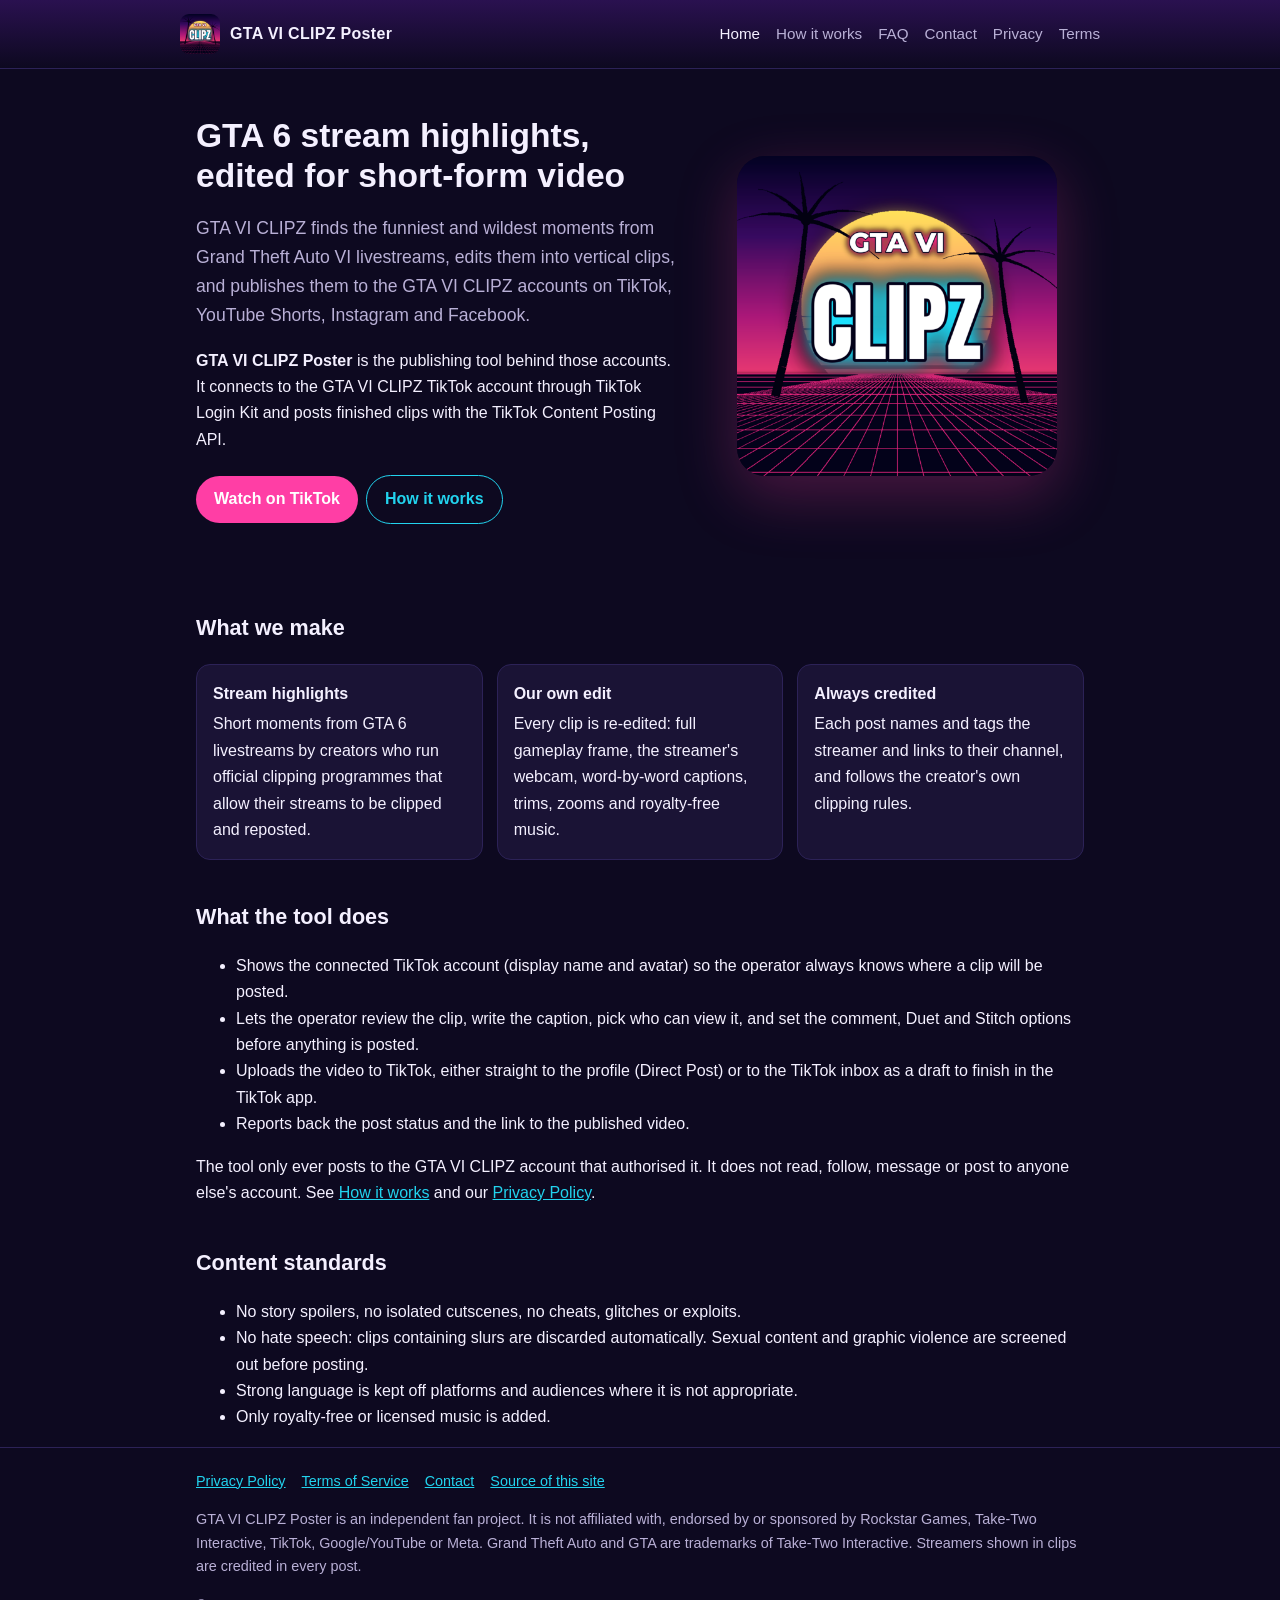
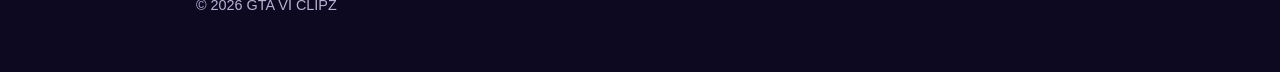
<file: index.html>
<!doctype html>
<html lang="en"><head><meta charset="utf-8"><meta name="viewport" content="width=device-width,initial-scale=1">
<title>GTA VI CLIPZ Poster: GTA 6 stream highlights, edited and published</title>
<meta name="description" content="GTA VI CLIPZ edits GTA 6 livestream highlights into short vertical clips; GTA VI CLIPZ Poster publishes them to TikTok.">
<link rel="icon" type="image/png" sizes="32x32" href="favicon-32.png"><link rel="icon" href="favicon.ico" sizes="any">
<link rel="apple-touch-icon" href="apple-touch-icon.png"><link rel="stylesheet" href="style.css">
</head><body>
<header><div class="wrap bar"><a class="brand" href="index.html"><img src="icon-512.png" alt="GTA VI CLIPZ Poster icon">GTA VI CLIPZ Poster</a><nav><a href="index.html" aria-current=page>Home</a><a href="how-it-works.html">How it works</a><a href="faq.html">FAQ</a><a href="contact.html">Contact</a><a href="privacy.html">Privacy</a><a href="terms.html">Terms</a></nav></div></header>
<main class="wrap">

<section class="hero"><div>
<h1>GTA 6 stream highlights, edited for short-form video</h1>
<p class="lead">GTA VI CLIPZ finds the funniest and wildest moments from Grand Theft Auto VI livestreams, edits them into vertical clips, and publishes them to the GTA VI CLIPZ accounts on TikTok, YouTube Shorts, Instagram and Facebook.</p>
<p><b>GTA VI CLIPZ Poster</b> is the publishing tool behind those accounts. It connects to the GTA VI CLIPZ TikTok account through TikTok Login Kit and posts finished clips with the TikTok Content Posting API.</p>
<a class="btn" href="https://www.tiktok.com/@gta.vi.clipz34">Watch on TikTok</a><a class="btn alt" href="how-it-works.html">How it works</a>
</div><img src="icon-512.png" alt="GTA VI CLIPZ logo: palm trees and a sunset over a neon grid"></section>

<h2>What we make</h2>
<div class="cards">
<div class="card"><b>Stream highlights</b>Short moments from GTA 6 livestreams by creators who run official clipping programmes that allow their streams to be clipped and reposted.</div>
<div class="card"><b>Our own edit</b>Every clip is re-edited: full gameplay frame, the streamer's webcam, word-by-word captions, trims, zooms and royalty-free music.</div>
<div class="card"><b>Always credited</b>Each post names and tags the streamer and links to their channel, and follows the creator's own clipping rules.</div>
</div>

<h2>What the tool does</h2>
<ul>
<li>Shows the connected TikTok account (display name and avatar) so the operator always knows where a clip will be posted.</li>
<li>Lets the operator review the clip, write the caption, pick who can view it, and set the comment, Duet and Stitch options before anything is posted.</li>
<li>Uploads the video to TikTok, either straight to the profile (Direct Post) or to the TikTok inbox as a draft to finish in the TikTok app.</li>
<li>Reports back the post status and the link to the published video.</li>
</ul>
<p>The tool only ever posts to the GTA VI CLIPZ account that authorised it. It does not read, follow, message or post to anyone else's account. See <a href="how-it-works.html">How it works</a> and our <a href="privacy.html">Privacy Policy</a>.</p>

<h2>Content standards</h2>
<ul>
<li>No story spoilers, no isolated cutscenes, no cheats, glitches or exploits.</li>
<li>No hate speech: clips containing slurs are discarded automatically. Sexual content and graphic violence are screened out before posting.</li>
<li>Strong language is kept off platforms and audiences where it is not appropriate.</li>
<li>Only royalty-free or licensed music is added.</li>
</ul>

</main>
<footer><div class="wrap"><div class="links"><a href="privacy.html">Privacy Policy</a><a href="terms.html">Terms of Service</a><a href="contact.html">Contact</a><a href="https://github.com/olliep349-blip/gta-vi-clipz">Source of this site</a></div>
<p>GTA VI CLIPZ Poster is an independent fan project. It is not affiliated with, endorsed by or sponsored by Rockstar Games, Take-Two Interactive, TikTok, Google/YouTube or Meta. Grand Theft Auto and GTA are trademarks of Take-Two Interactive. Streamers shown in clips are credited in every post.</p>
<p>© 2026 GTA VI CLIPZ</p></div></footer>
</body></html>
</file>
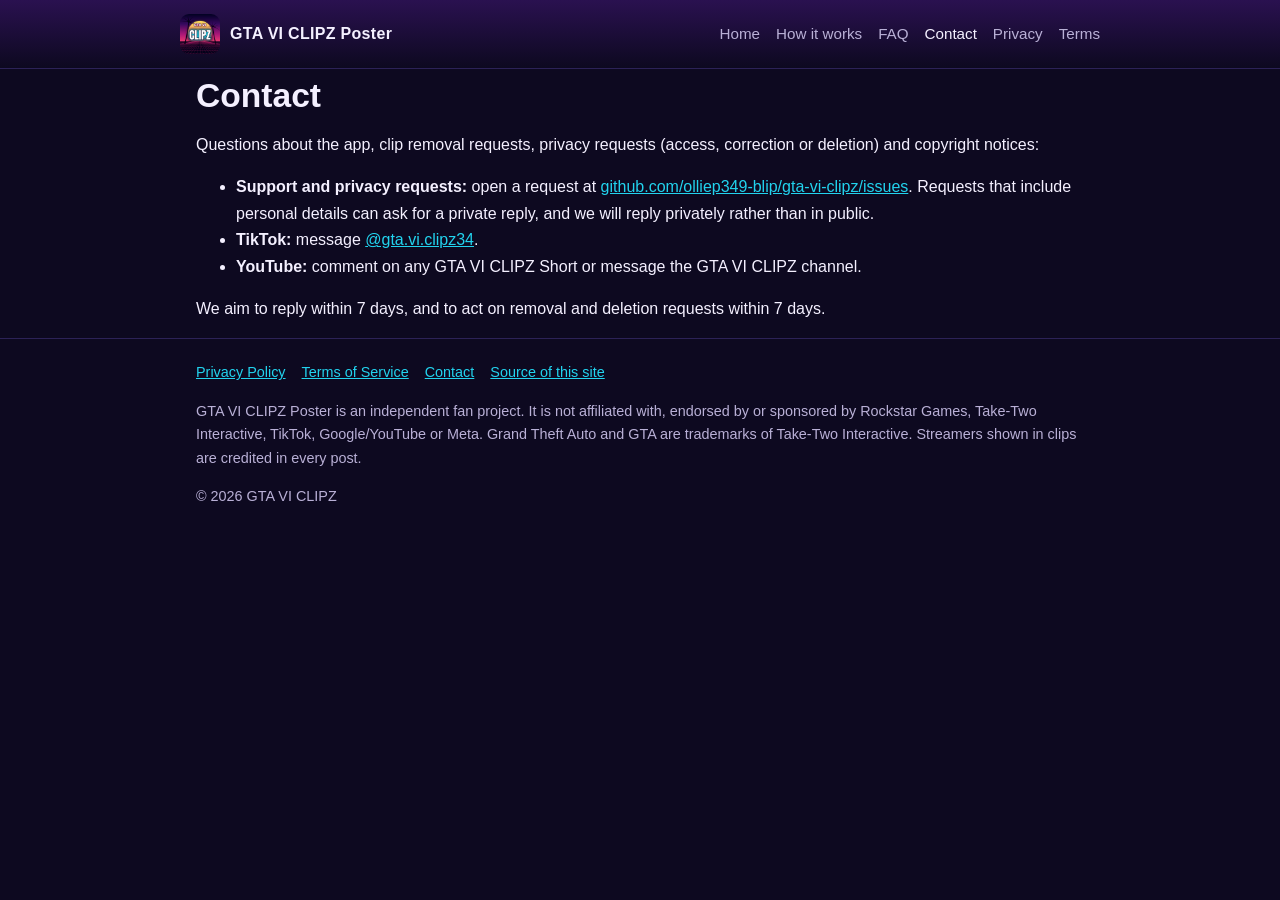
<file: contact.html>
<!doctype html>
<html lang="en"><head><meta charset="utf-8"><meta name="viewport" content="width=device-width,initial-scale=1">
<title>Contact: GTA VI CLIPZ Poster</title>
<meta name="description" content="GTA VI CLIPZ Poster: publishes GTA VI CLIPZ short gameplay clips to TikTok and other platforms.">
<link rel="icon" type="image/png" sizes="32x32" href="favicon-32.png"><link rel="icon" href="favicon.ico" sizes="any">
<link rel="apple-touch-icon" href="apple-touch-icon.png"><link rel="stylesheet" href="style.css">
</head><body>
<header><div class="wrap bar"><a class="brand" href="index.html"><img src="icon-512.png" alt="GTA VI CLIPZ Poster icon">GTA VI CLIPZ Poster</a><nav><a href="index.html">Home</a><a href="how-it-works.html">How it works</a><a href="faq.html">FAQ</a><a href="contact.html" aria-current=page>Contact</a><a href="privacy.html">Privacy</a><a href="terms.html">Terms</a></nav></div></header>
<main class="wrap">

<h1>Contact</h1>
<p>Questions about the app, clip removal requests, privacy requests (access, correction or deletion) and copyright notices:</p>
<ul>
<li><b>Support and privacy requests:</b> open a request at <a href="https://github.com/olliep349-blip/gta-vi-clipz/issues">github.com/olliep349-blip/gta-vi-clipz/issues</a>. Requests that include personal details can ask for a private reply, and we will reply privately rather than in public.</li>
<li><b>TikTok:</b> message <a href="https://www.tiktok.com/@gta.vi.clipz34">@gta.vi.clipz34</a>.</li>
<li><b>YouTube:</b> comment on any GTA VI CLIPZ Short or message the GTA VI CLIPZ channel.</li>
</ul>
<p>We aim to reply within 7 days, and to act on removal and deletion requests within 7 days.</p>

</main>
<footer><div class="wrap"><div class="links"><a href="privacy.html">Privacy Policy</a><a href="terms.html">Terms of Service</a><a href="contact.html">Contact</a><a href="https://github.com/olliep349-blip/gta-vi-clipz">Source of this site</a></div>
<p>GTA VI CLIPZ Poster is an independent fan project. It is not affiliated with, endorsed by or sponsored by Rockstar Games, Take-Two Interactive, TikTok, Google/YouTube or Meta. Grand Theft Auto and GTA are trademarks of Take-Two Interactive. Streamers shown in clips are credited in every post.</p>
<p>© 2026 GTA VI CLIPZ</p></div></footer>
</body></html>
</file>
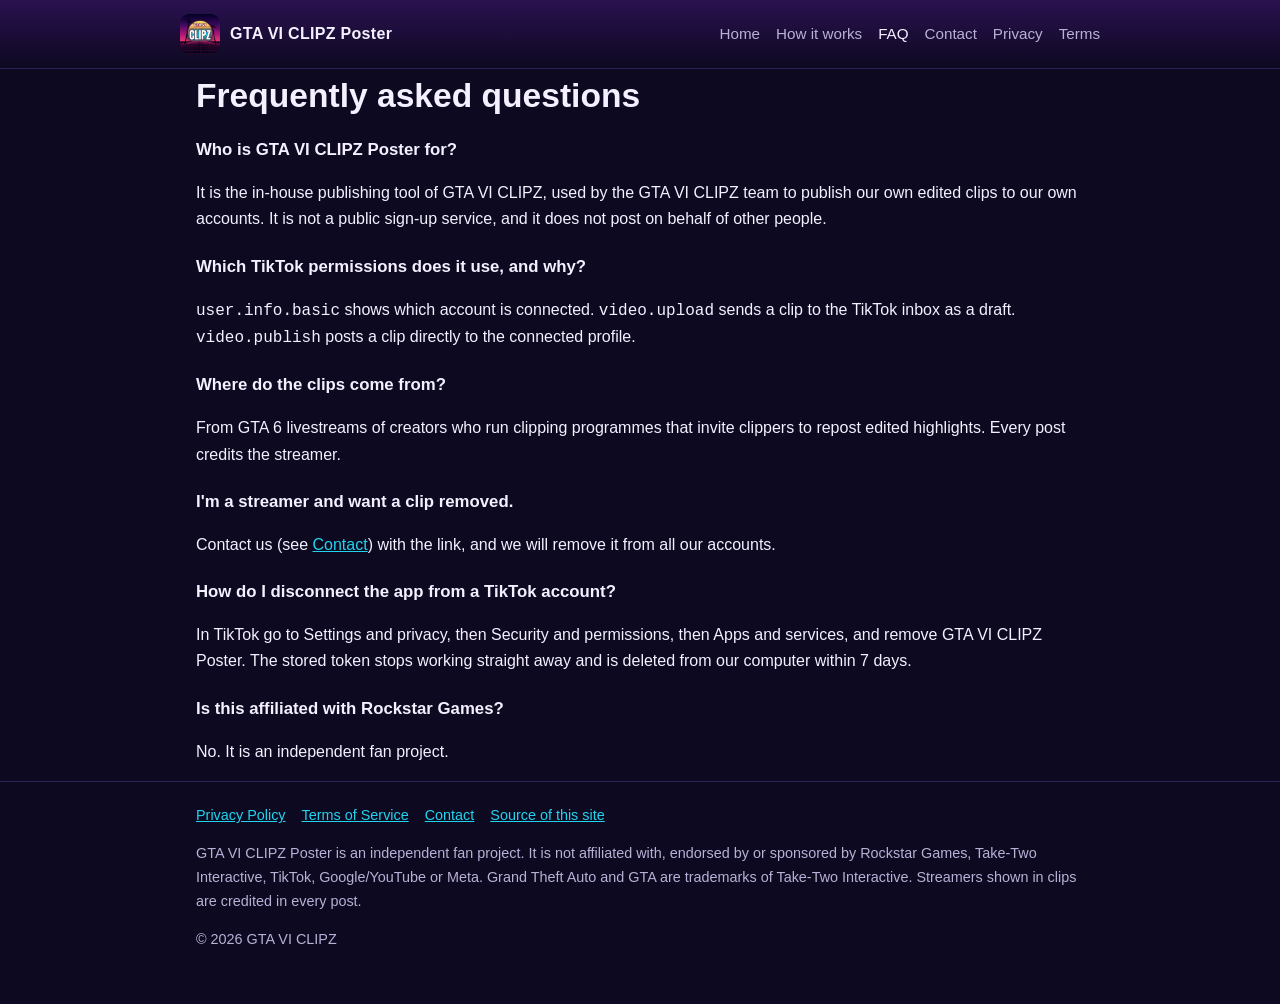
<file: faq.html>
<!doctype html>
<html lang="en"><head><meta charset="utf-8"><meta name="viewport" content="width=device-width,initial-scale=1">
<title>FAQ: GTA VI CLIPZ Poster</title>
<meta name="description" content="GTA VI CLIPZ Poster: publishes GTA VI CLIPZ short gameplay clips to TikTok and other platforms.">
<link rel="icon" type="image/png" sizes="32x32" href="favicon-32.png"><link rel="icon" href="favicon.ico" sizes="any">
<link rel="apple-touch-icon" href="apple-touch-icon.png"><link rel="stylesheet" href="style.css">
</head><body>
<header><div class="wrap bar"><a class="brand" href="index.html"><img src="icon-512.png" alt="GTA VI CLIPZ Poster icon">GTA VI CLIPZ Poster</a><nav><a href="index.html">Home</a><a href="how-it-works.html">How it works</a><a href="faq.html" aria-current=page>FAQ</a><a href="contact.html">Contact</a><a href="privacy.html">Privacy</a><a href="terms.html">Terms</a></nav></div></header>
<main class="wrap">

<h1>Frequently asked questions</h1>
<h3>Who is GTA VI CLIPZ Poster for?</h3>
<p>It is the in-house publishing tool of GTA VI CLIPZ, used by the GTA VI CLIPZ team to publish our own edited clips to our own accounts. It is not a public sign-up service, and it does not post on behalf of other people.</p>
<h3>Which TikTok permissions does it use, and why?</h3>
<p><code>user.info.basic</code> shows which account is connected. <code>video.upload</code> sends a clip to the TikTok inbox as a draft. <code>video.publish</code> posts a clip directly to the connected profile.</p>
<h3>Where do the clips come from?</h3>
<p>From GTA 6 livestreams of creators who run clipping programmes that invite clippers to repost edited highlights. Every post credits the streamer.</p>
<h3>I'm a streamer and want a clip removed.</h3>
<p>Contact us (see <a href="contact.html">Contact</a>) with the link, and we will remove it from all our accounts.</p>
<h3>How do I disconnect the app from a TikTok account?</h3>
<p>In TikTok go to Settings and privacy, then Security and permissions, then Apps and services, and remove GTA VI CLIPZ Poster. The stored token stops working straight away and is deleted from our computer within 7 days.</p>
<h3>Is this affiliated with Rockstar Games?</h3>
<p>No. It is an independent fan project.</p>

</main>
<footer><div class="wrap"><div class="links"><a href="privacy.html">Privacy Policy</a><a href="terms.html">Terms of Service</a><a href="contact.html">Contact</a><a href="https://github.com/olliep349-blip/gta-vi-clipz">Source of this site</a></div>
<p>GTA VI CLIPZ Poster is an independent fan project. It is not affiliated with, endorsed by or sponsored by Rockstar Games, Take-Two Interactive, TikTok, Google/YouTube or Meta. Grand Theft Auto and GTA are trademarks of Take-Two Interactive. Streamers shown in clips are credited in every post.</p>
<p>© 2026 GTA VI CLIPZ</p></div></footer>
</body></html>
</file>
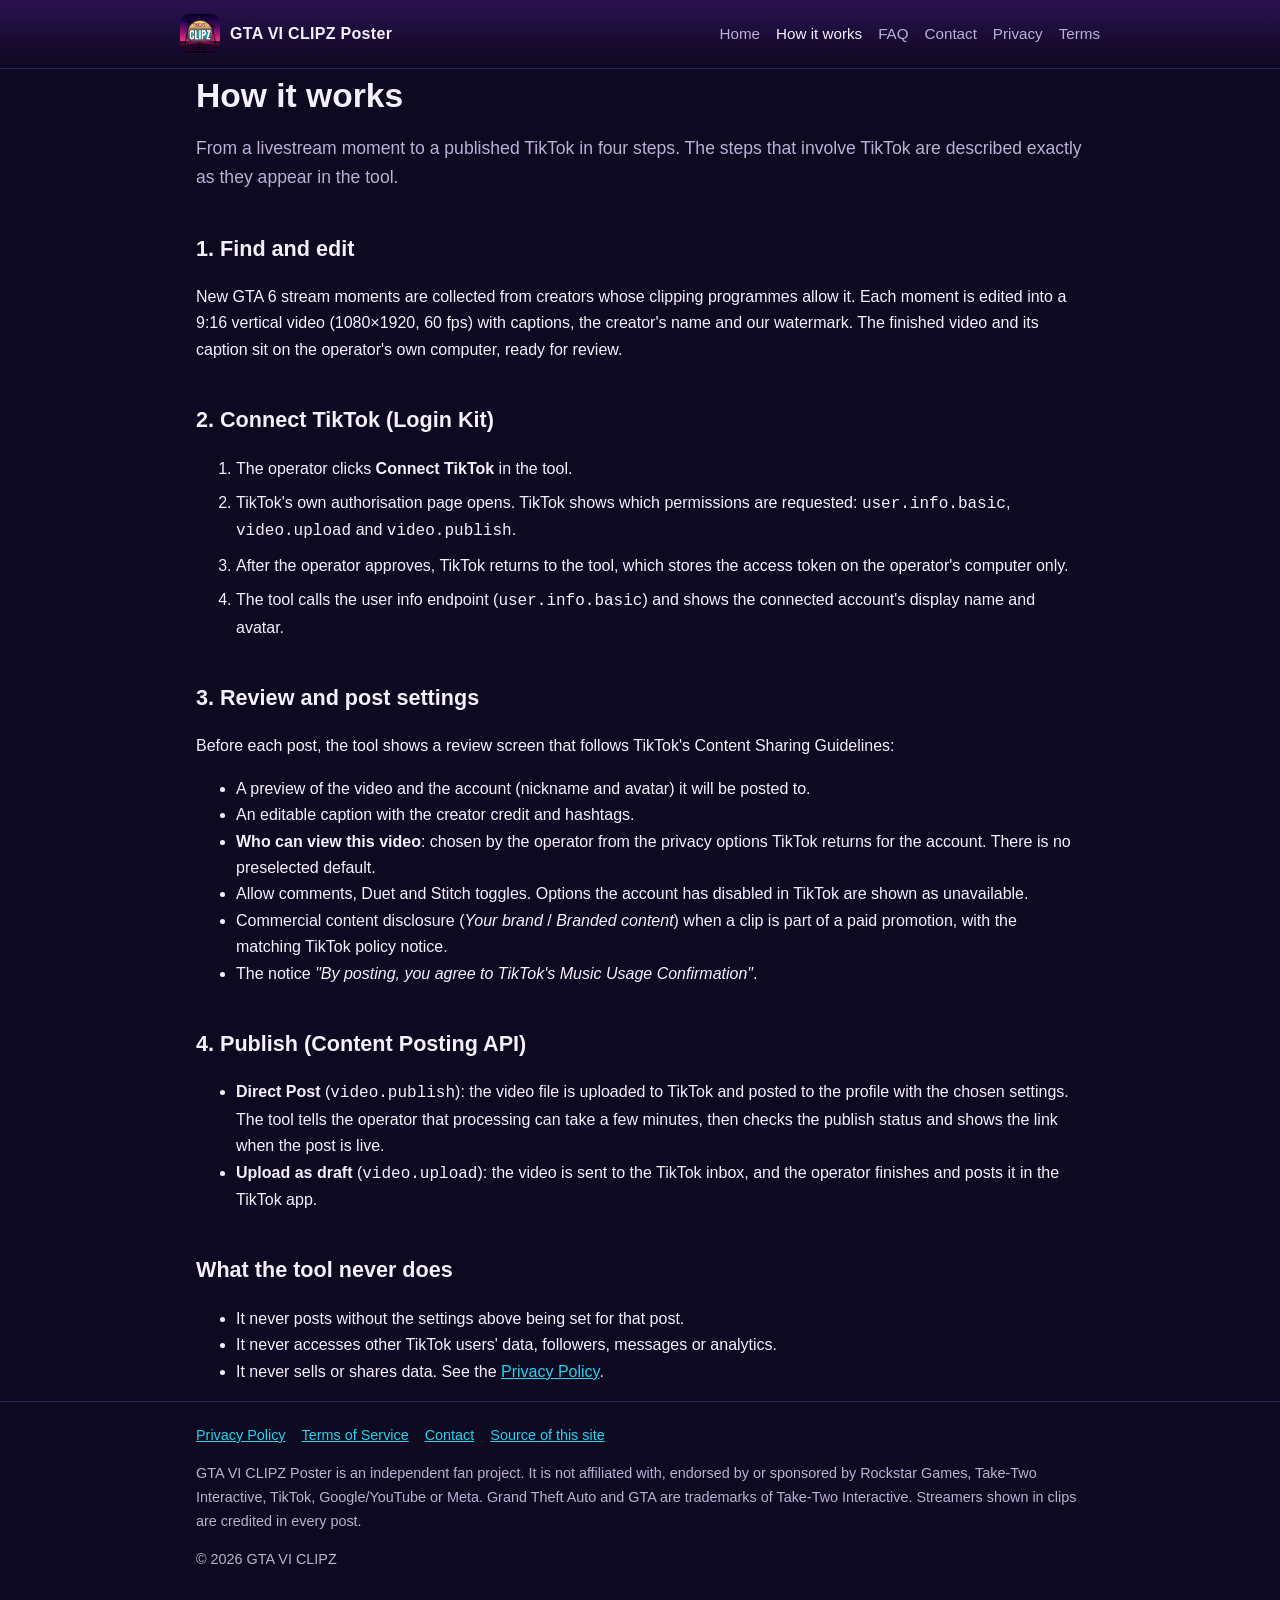
<file: how-it-works.html>
<!doctype html>
<html lang="en"><head><meta charset="utf-8"><meta name="viewport" content="width=device-width,initial-scale=1">
<title>How it works: GTA VI CLIPZ Poster</title>
<meta name="description" content="GTA VI CLIPZ Poster: publishes GTA VI CLIPZ short gameplay clips to TikTok and other platforms.">
<link rel="icon" type="image/png" sizes="32x32" href="favicon-32.png"><link rel="icon" href="favicon.ico" sizes="any">
<link rel="apple-touch-icon" href="apple-touch-icon.png"><link rel="stylesheet" href="style.css">
</head><body>
<header><div class="wrap bar"><a class="brand" href="index.html"><img src="icon-512.png" alt="GTA VI CLIPZ Poster icon">GTA VI CLIPZ Poster</a><nav><a href="index.html">Home</a><a href="how-it-works.html" aria-current=page>How it works</a><a href="faq.html">FAQ</a><a href="contact.html">Contact</a><a href="privacy.html">Privacy</a><a href="terms.html">Terms</a></nav></div></header>
<main class="wrap">

<h1>How it works</h1>
<p class="lead">From a livestream moment to a published TikTok in four steps. The steps that involve TikTok are described exactly as they appear in the tool.</p>
<h2>1. Find and edit</h2>
<p>New GTA 6 stream moments are collected from creators whose clipping programmes allow it. Each moment is edited into a 9:16 vertical video (1080×1920, 60 fps) with captions, the creator's name and our watermark. The finished video and its caption sit on the operator's own computer, ready for review.</p>
<h2>2. Connect TikTok (Login Kit)</h2>
<ol class="steps">
<li>The operator clicks <b>Connect TikTok</b> in the tool.</li>
<li>TikTok's own authorisation page opens. TikTok shows which permissions are requested: <code>user.info.basic</code>, <code>video.upload</code> and <code>video.publish</code>.</li>
<li>After the operator approves, TikTok returns to the tool, which stores the access token on the operator's computer only.</li>
<li>The tool calls the user info endpoint (<code>user.info.basic</code>) and shows the connected account's display name and avatar.</li>
</ol>
<h2>3. Review and post settings</h2>
<p>Before each post, the tool shows a review screen that follows TikTok's Content Sharing Guidelines:</p>
<ul>
<li>A preview of the video and the account (nickname and avatar) it will be posted to.</li>
<li>An editable caption with the creator credit and hashtags.</li>
<li><b>Who can view this video</b>: chosen by the operator from the privacy options TikTok returns for the account. There is no preselected default.</li>
<li>Allow comments, Duet and Stitch toggles. Options the account has disabled in TikTok are shown as unavailable.</li>
<li>Commercial content disclosure (<i>Your brand</i> / <i>Branded content</i>) when a clip is part of a paid promotion, with the matching TikTok policy notice.</li>
<li>The notice <i>"By posting, you agree to TikTok's Music Usage Confirmation"</i>.</li>
</ul>
<h2>4. Publish (Content Posting API)</h2>
<ul>
<li><b>Direct Post</b> (<code>video.publish</code>): the video file is uploaded to TikTok and posted to the profile with the chosen settings. The tool tells the operator that processing can take a few minutes, then checks the publish status and shows the link when the post is live.</li>
<li><b>Upload as draft</b> (<code>video.upload</code>): the video is sent to the TikTok inbox, and the operator finishes and posts it in the TikTok app.</li>
</ul>
<h2>What the tool never does</h2>
<ul><li>It never posts without the settings above being set for that post.</li><li>It never accesses other TikTok users' data, followers, messages or analytics.</li><li>It never sells or shares data. See the <a href="privacy.html">Privacy Policy</a>.</li></ul>

</main>
<footer><div class="wrap"><div class="links"><a href="privacy.html">Privacy Policy</a><a href="terms.html">Terms of Service</a><a href="contact.html">Contact</a><a href="https://github.com/olliep349-blip/gta-vi-clipz">Source of this site</a></div>
<p>GTA VI CLIPZ Poster is an independent fan project. It is not affiliated with, endorsed by or sponsored by Rockstar Games, Take-Two Interactive, TikTok, Google/YouTube or Meta. Grand Theft Auto and GTA are trademarks of Take-Two Interactive. Streamers shown in clips are credited in every post.</p>
<p>© 2026 GTA VI CLIPZ</p></div></footer>
</body></html>
</file>
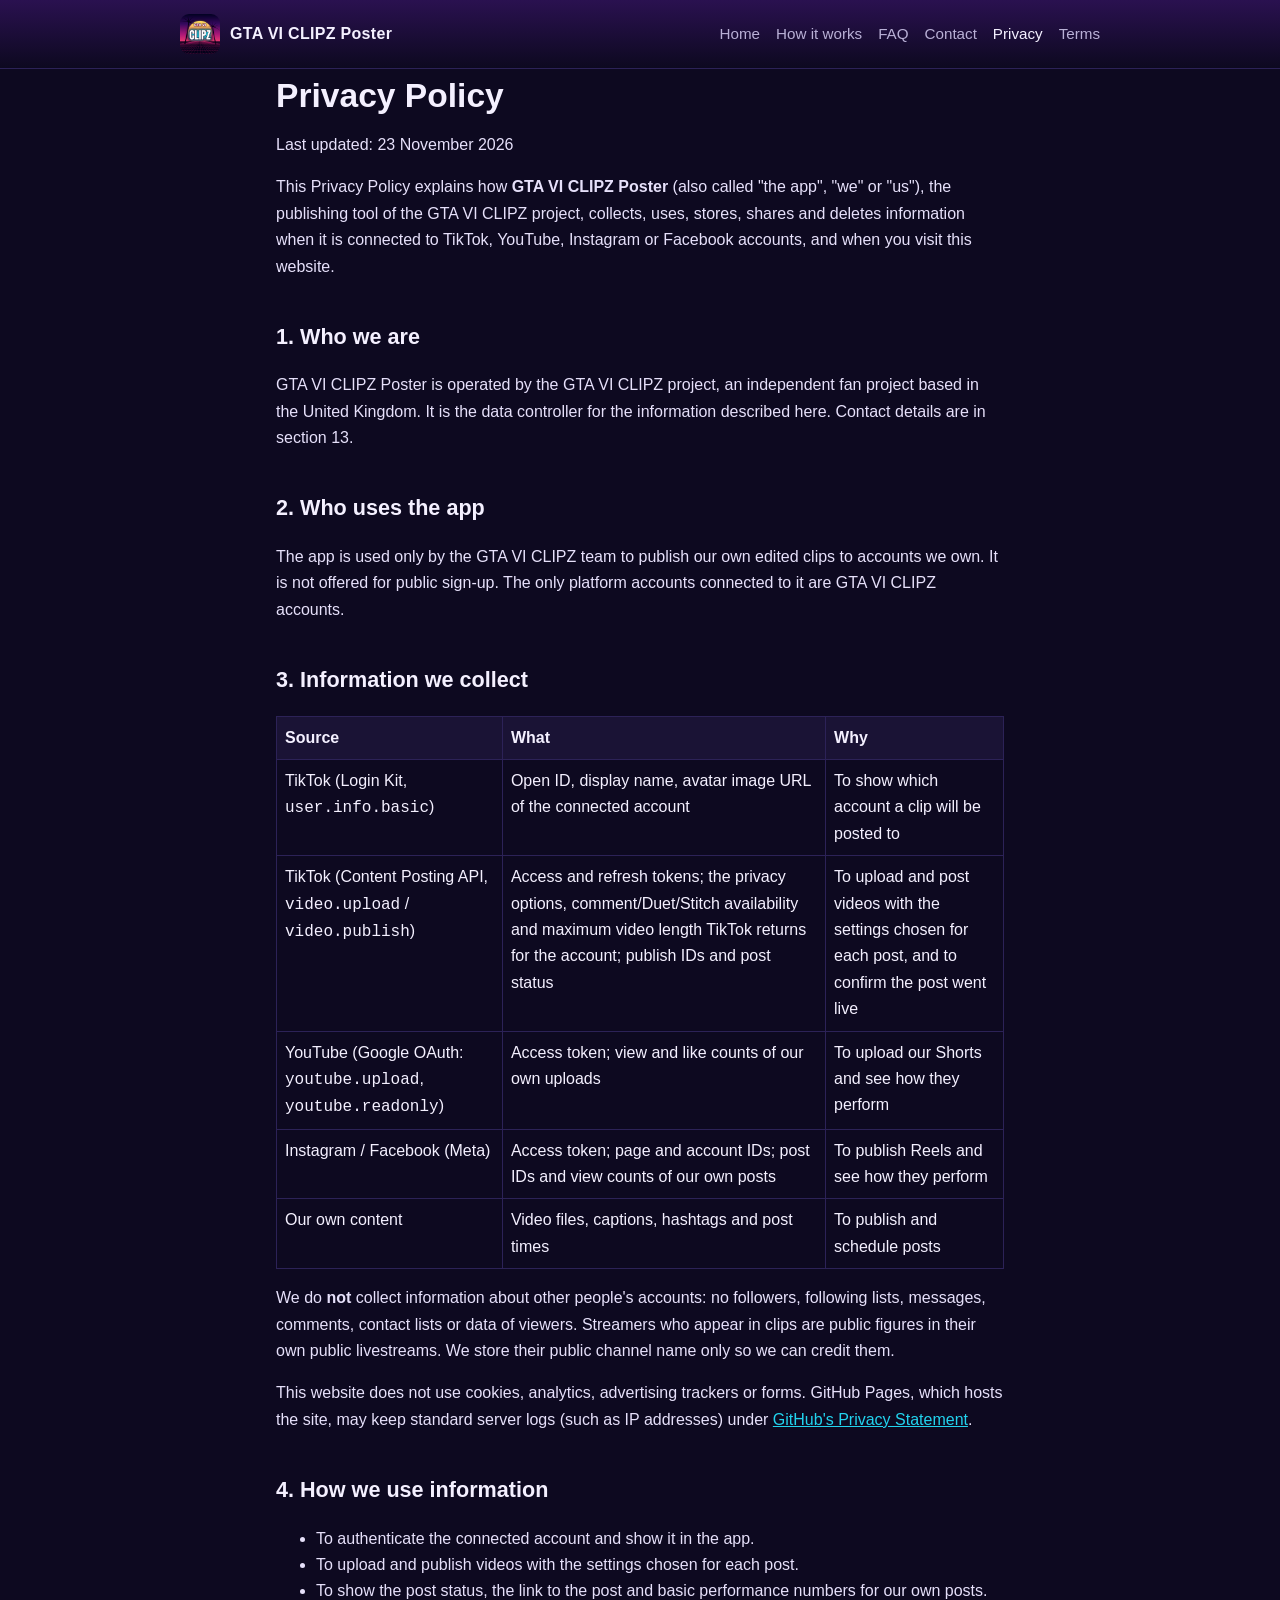
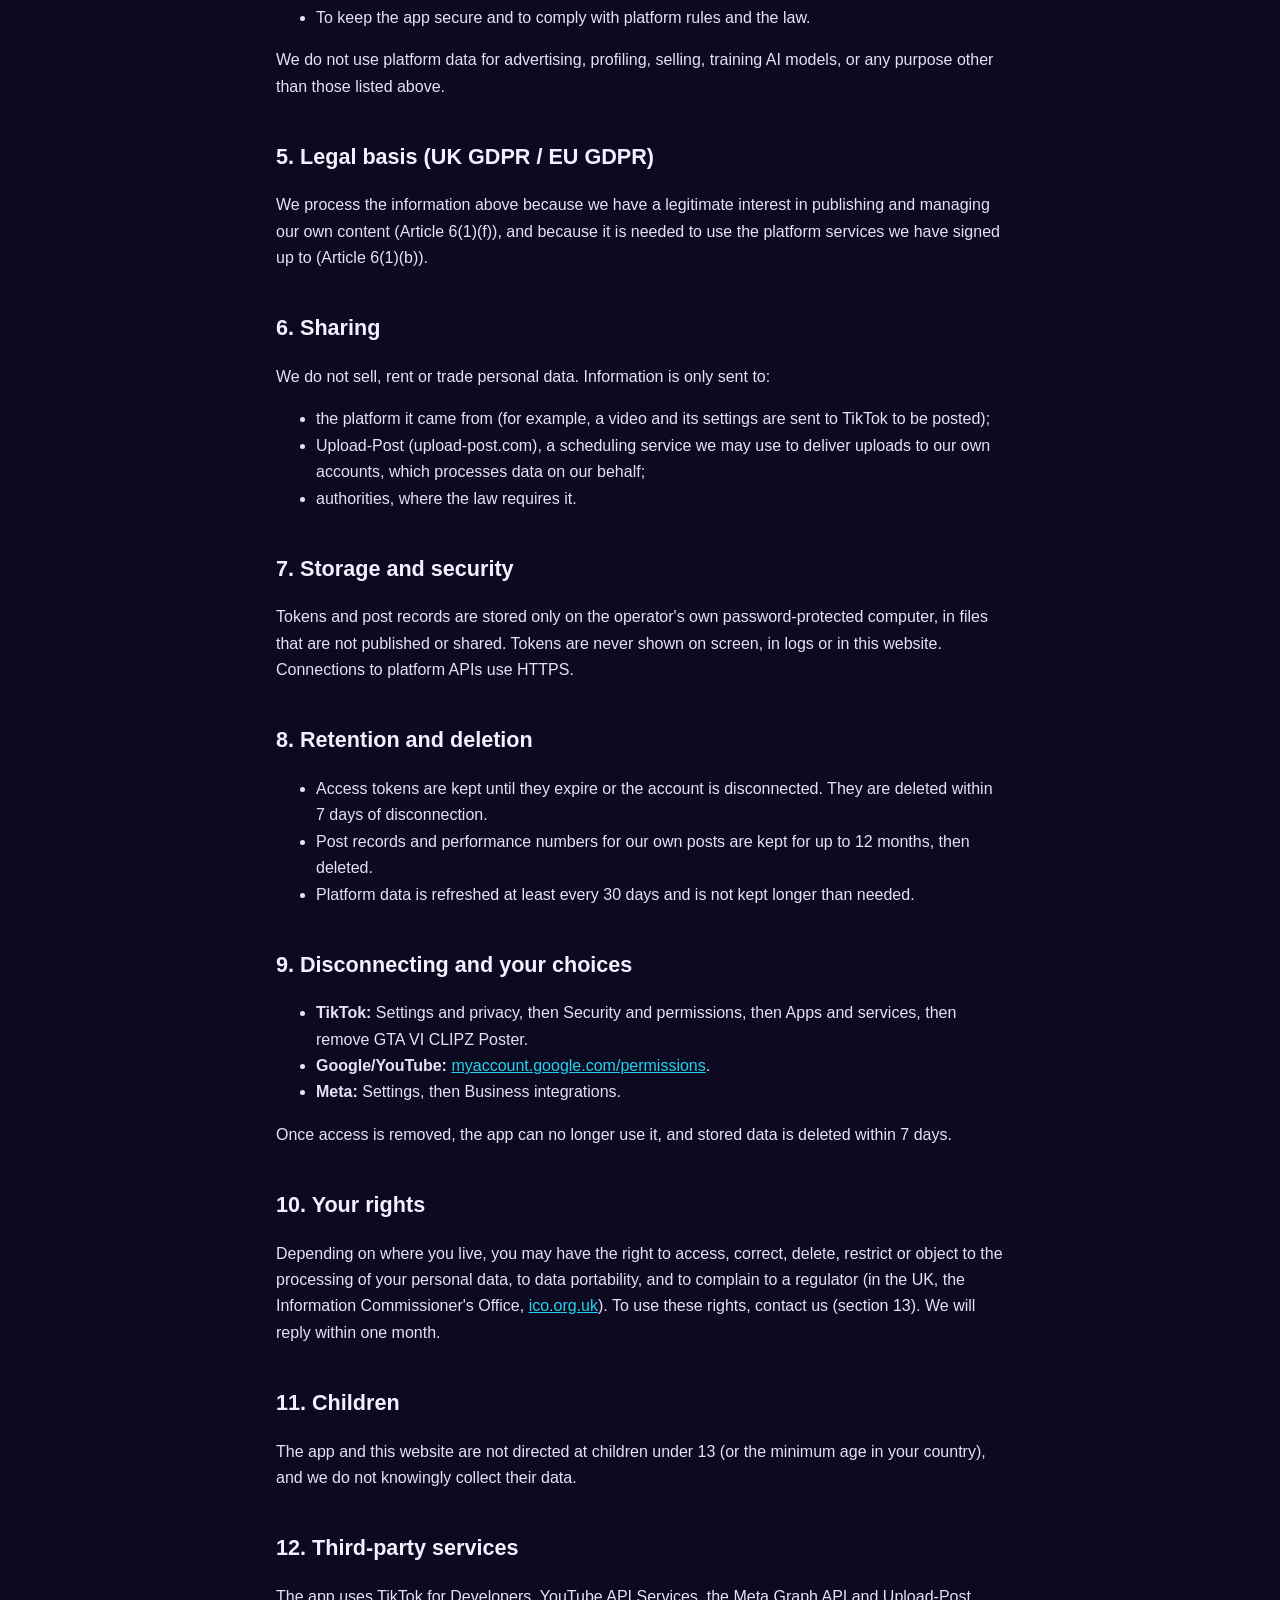
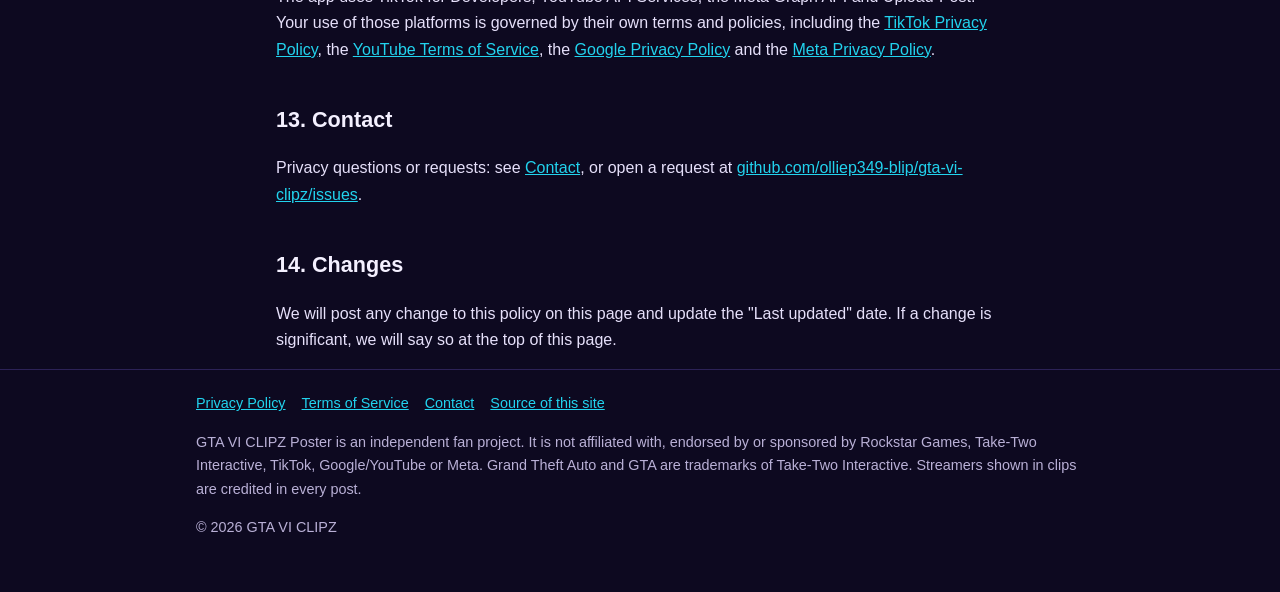
<file: privacy.html>
<!doctype html>
<html lang="en"><head><meta charset="utf-8"><meta name="viewport" content="width=device-width,initial-scale=1">
<title>Privacy Policy: GTA VI CLIPZ Poster</title>
<meta name="description" content="GTA VI CLIPZ Poster: publishes GTA VI CLIPZ short gameplay clips to TikTok and other platforms.">
<link rel="icon" type="image/png" sizes="32x32" href="favicon-32.png"><link rel="icon" href="favicon.ico" sizes="any">
<link rel="apple-touch-icon" href="apple-touch-icon.png"><link rel="stylesheet" href="style.css">
</head><body>
<header><div class="wrap bar"><a class="brand" href="index.html"><img src="icon-512.png" alt="GTA VI CLIPZ Poster icon">GTA VI CLIPZ Poster</a><nav><a href="index.html">Home</a><a href="how-it-works.html">How it works</a><a href="faq.html">FAQ</a><a href="contact.html">Contact</a><a href="privacy.html" aria-current=page>Privacy</a><a href="terms.html">Terms</a></nav></div></header>
<main class="wrap doc">

<h1>Privacy Policy</h1>
<p>Last updated: 23 November 2026</p>
<p>This Privacy Policy explains how <b>GTA VI CLIPZ Poster</b> (also called "the app", "we" or "us"), the publishing tool of the GTA VI CLIPZ project, collects, uses, stores, shares and deletes information when it is connected to TikTok, YouTube, Instagram or Facebook accounts, and when you visit this website.</p>

<h2>1. Who we are</h2>
<p>GTA VI CLIPZ Poster is operated by the GTA VI CLIPZ project, an independent fan project based in the United Kingdom. It is the data controller for the information described here. Contact details are in section 13.</p>

<h2>2. Who uses the app</h2>
<p>The app is used only by the GTA VI CLIPZ team to publish our own edited clips to accounts we own. It is not offered for public sign-up. The only platform accounts connected to it are GTA VI CLIPZ accounts.</p>

<h2>3. Information we collect</h2>
<table><tr><th>Source</th><th>What</th><th>Why</th></tr>
<tr><td>TikTok (Login Kit, <code>user.info.basic</code>)</td><td>Open ID, display name, avatar image URL of the connected account</td><td>To show which account a clip will be posted to</td></tr>
<tr><td>TikTok (Content Posting API, <code>video.upload</code> / <code>video.publish</code>)</td><td>Access and refresh tokens; the privacy options, comment/Duet/Stitch availability and maximum video length TikTok returns for the account; publish IDs and post status</td><td>To upload and post videos with the settings chosen for each post, and to confirm the post went live</td></tr>
<tr><td>YouTube (Google OAuth: <code>youtube.upload</code>, <code>youtube.readonly</code>)</td><td>Access token; view and like counts of our own uploads</td><td>To upload our Shorts and see how they perform</td></tr>
<tr><td>Instagram / Facebook (Meta)</td><td>Access token; page and account IDs; post IDs and view counts of our own posts</td><td>To publish Reels and see how they perform</td></tr>
<tr><td>Our own content</td><td>Video files, captions, hashtags and post times</td><td>To publish and schedule posts</td></tr>
</table>
<p>We do <b>not</b> collect information about other people's accounts: no followers, following lists, messages, comments, contact lists or data of viewers. Streamers who appear in clips are public figures in their own public livestreams. We store their public channel name only so we can credit them.</p>
<p>This website does not use cookies, analytics, advertising trackers or forms. GitHub Pages, which hosts the site, may keep standard server logs (such as IP addresses) under <a href="https://docs.github.com/site-policy/privacy-policies/github-general-privacy-statement">GitHub's Privacy Statement</a>.</p>

<h2>4. How we use information</h2>
<ul><li>To authenticate the connected account and show it in the app.</li>
<li>To upload and publish videos with the settings chosen for each post.</li>
<li>To show the post status, the link to the post and basic performance numbers for our own posts.</li>
<li>To keep the app secure and to comply with platform rules and the law.</li></ul>
<p>We do not use platform data for advertising, profiling, selling, training AI models, or any purpose other than those listed above.</p>

<h2>5. Legal basis (UK GDPR / EU GDPR)</h2>
<p>We process the information above because we have a legitimate interest in publishing and managing our own content (Article 6(1)(f)), and because it is needed to use the platform services we have signed up to (Article 6(1)(b)).</p>

<h2>6. Sharing</h2>
<p>We do not sell, rent or trade personal data. Information is only sent to:</p>
<ul><li>the platform it came from (for example, a video and its settings are sent to TikTok to be posted);</li>
<li>Upload-Post (upload-post.com), a scheduling service we may use to deliver uploads to our own accounts, which processes data on our behalf;</li>
<li>authorities, where the law requires it.</li></ul>

<h2>7. Storage and security</h2>
<p>Tokens and post records are stored only on the operator's own password-protected computer, in files that are not published or shared. Tokens are never shown on screen, in logs or in this website. Connections to platform APIs use HTTPS.</p>

<h2>8. Retention and deletion</h2>
<ul><li>Access tokens are kept until they expire or the account is disconnected. They are deleted within 7 days of disconnection.</li>
<li>Post records and performance numbers for our own posts are kept for up to 12 months, then deleted.</li>
<li>Platform data is refreshed at least every 30 days and is not kept longer than needed.</li></ul>

<h2>9. Disconnecting and your choices</h2>
<ul><li><b>TikTok:</b> Settings and privacy, then Security and permissions, then Apps and services, then remove GTA VI CLIPZ Poster.</li>
<li><b>Google/YouTube:</b> <a href="https://myaccount.google.com/permissions">myaccount.google.com/permissions</a>.</li>
<li><b>Meta:</b> Settings, then Business integrations.</li></ul>
<p>Once access is removed, the app can no longer use it, and stored data is deleted within 7 days.</p>

<h2>10. Your rights</h2>
<p>Depending on where you live, you may have the right to access, correct, delete, restrict or object to the processing of your personal data, to data portability, and to complain to a regulator (in the UK, the Information Commissioner's Office, <a href="https://ico.org.uk">ico.org.uk</a>). To use these rights, contact us (section 13). We will reply within one month.</p>

<h2>11. Children</h2>
<p>The app and this website are not directed at children under 13 (or the minimum age in your country), and we do not knowingly collect their data.</p>

<h2>12. Third-party services</h2>
<p>The app uses TikTok for Developers, YouTube API Services, the Meta Graph API and Upload-Post. Your use of those platforms is governed by their own terms and policies, including the <a href="https://www.tiktok.com/legal/privacy-policy">TikTok Privacy Policy</a>, the <a href="https://www.youtube.com/t/terms">YouTube Terms of Service</a>, the <a href="https://policies.google.com/privacy">Google Privacy Policy</a> and the <a href="https://www.facebook.com/privacy/policy">Meta Privacy Policy</a>.</p>

<h2>13. Contact</h2>
<p>Privacy questions or requests: see <a href="contact.html">Contact</a>, or open a request at <a href="https://github.com/olliep349-blip/gta-vi-clipz/issues">github.com/olliep349-blip/gta-vi-clipz/issues</a>.</p>

<h2>14. Changes</h2>
<p>We will post any change to this policy on this page and update the "Last updated" date. If a change is significant, we will say so at the top of this page.</p>

</main>
<footer><div class="wrap"><div class="links"><a href="privacy.html">Privacy Policy</a><a href="terms.html">Terms of Service</a><a href="contact.html">Contact</a><a href="https://github.com/olliep349-blip/gta-vi-clipz">Source of this site</a></div>
<p>GTA VI CLIPZ Poster is an independent fan project. It is not affiliated with, endorsed by or sponsored by Rockstar Games, Take-Two Interactive, TikTok, Google/YouTube or Meta. Grand Theft Auto and GTA are trademarks of Take-Two Interactive. Streamers shown in clips are credited in every post.</p>
<p>© 2026 GTA VI CLIPZ</p></div></footer>
</body></html>
</file>
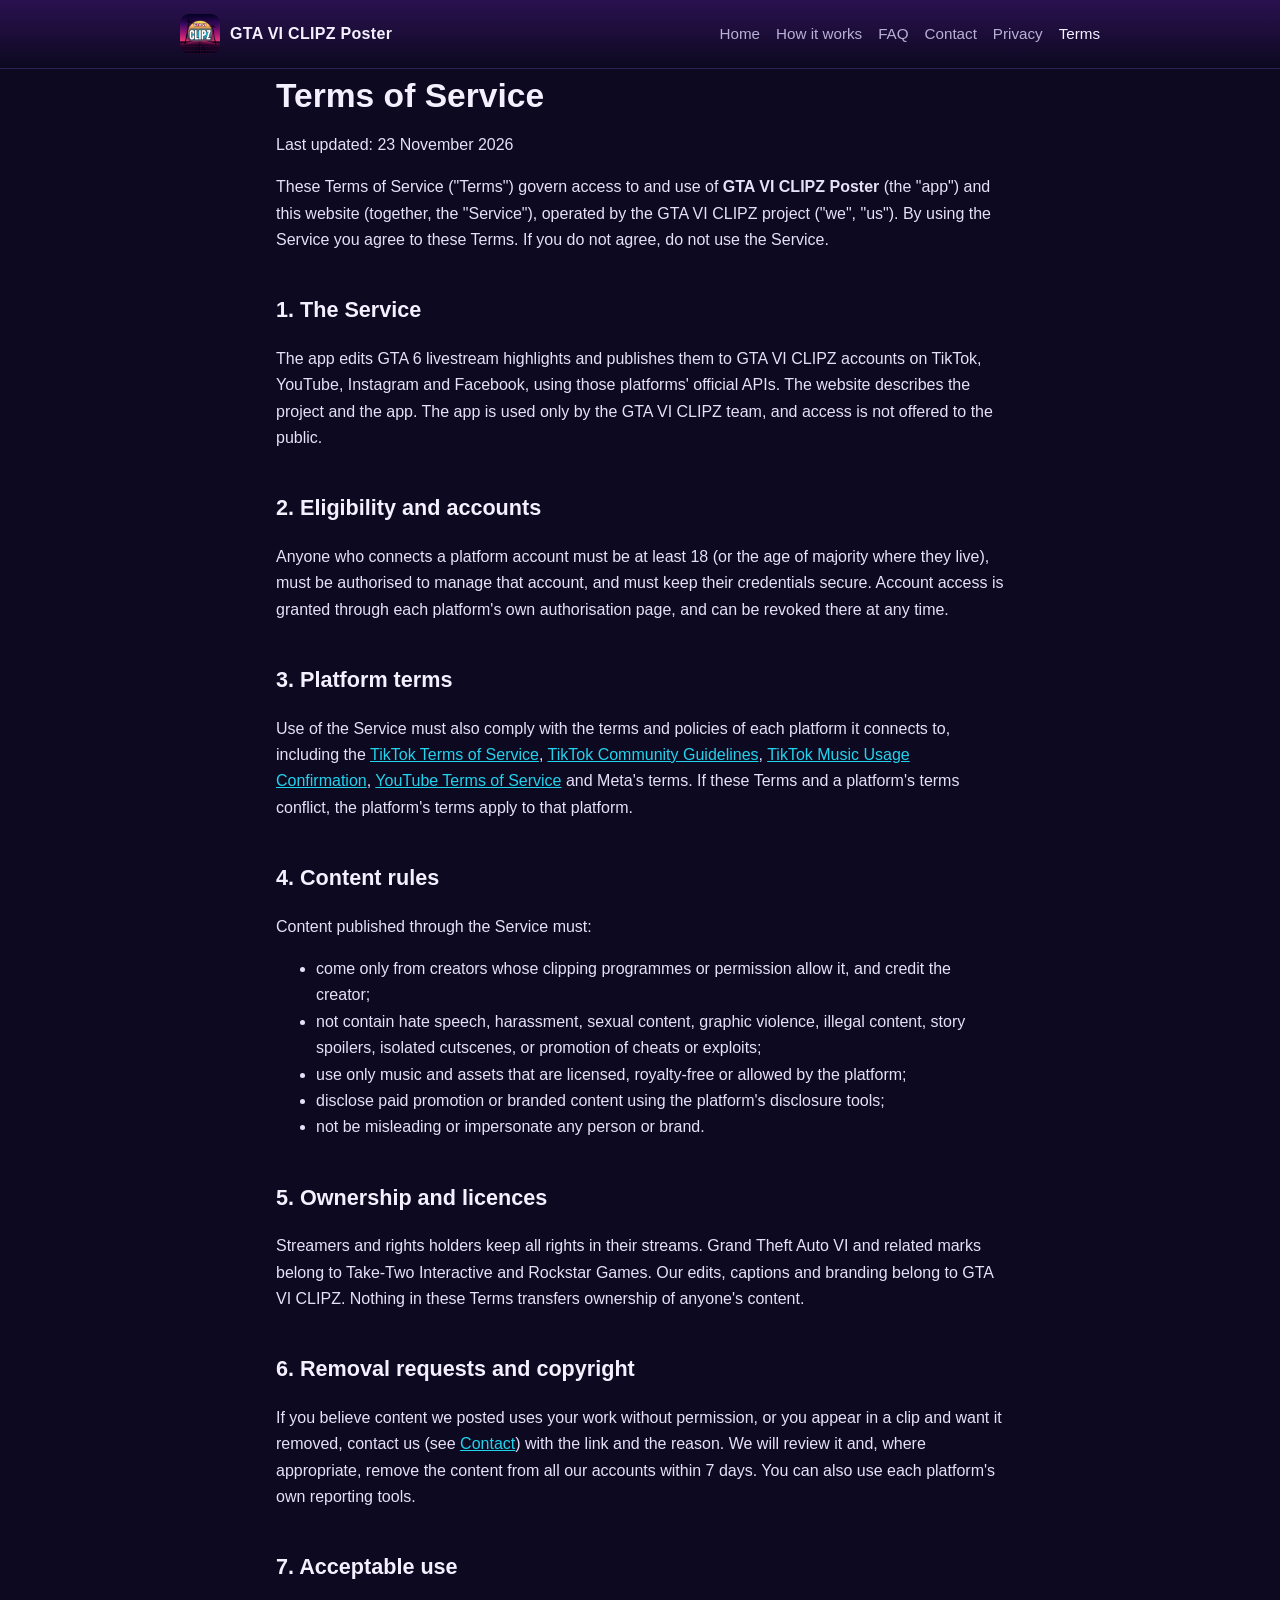
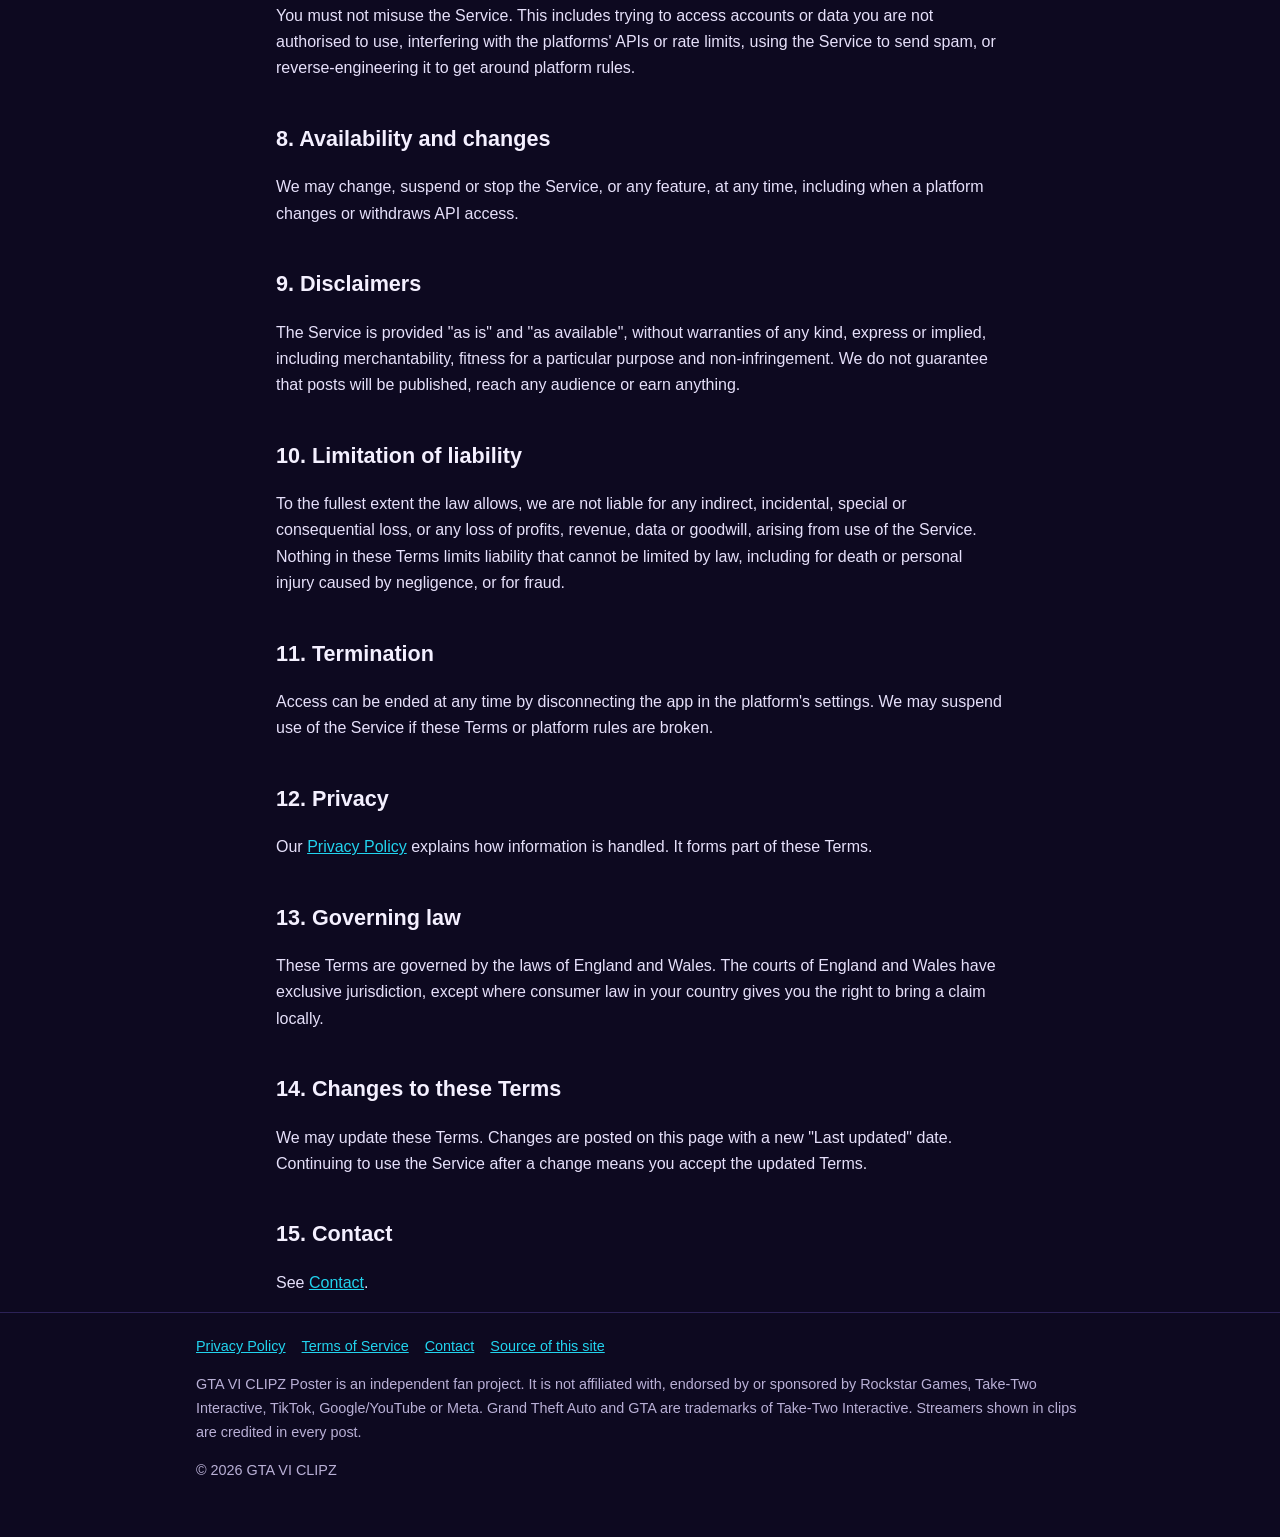
<file: terms.html>
<!doctype html>
<html lang="en"><head><meta charset="utf-8"><meta name="viewport" content="width=device-width,initial-scale=1">
<title>Terms of Service: GTA VI CLIPZ Poster</title>
<meta name="description" content="GTA VI CLIPZ Poster: publishes GTA VI CLIPZ short gameplay clips to TikTok and other platforms.">
<link rel="icon" type="image/png" sizes="32x32" href="favicon-32.png"><link rel="icon" href="favicon.ico" sizes="any">
<link rel="apple-touch-icon" href="apple-touch-icon.png"><link rel="stylesheet" href="style.css">
</head><body>
<header><div class="wrap bar"><a class="brand" href="index.html"><img src="icon-512.png" alt="GTA VI CLIPZ Poster icon">GTA VI CLIPZ Poster</a><nav><a href="index.html">Home</a><a href="how-it-works.html">How it works</a><a href="faq.html">FAQ</a><a href="contact.html">Contact</a><a href="privacy.html">Privacy</a><a href="terms.html" aria-current=page>Terms</a></nav></div></header>
<main class="wrap doc">

<h1>Terms of Service</h1>
<p>Last updated: 23 November 2026</p>
<p>These Terms of Service ("Terms") govern access to and use of <b>GTA VI CLIPZ Poster</b> (the "app") and this website (together, the "Service"), operated by the GTA VI CLIPZ project ("we", "us"). By using the Service you agree to these Terms. If you do not agree, do not use the Service.</p>

<h2>1. The Service</h2>
<p>The app edits GTA 6 livestream highlights and publishes them to GTA VI CLIPZ accounts on TikTok, YouTube, Instagram and Facebook, using those platforms' official APIs. The website describes the project and the app. The app is used only by the GTA VI CLIPZ team, and access is not offered to the public.</p>

<h2>2. Eligibility and accounts</h2>
<p>Anyone who connects a platform account must be at least 18 (or the age of majority where they live), must be authorised to manage that account, and must keep their credentials secure. Account access is granted through each platform's own authorisation page, and can be revoked there at any time.</p>

<h2>3. Platform terms</h2>
<p>Use of the Service must also comply with the terms and policies of each platform it connects to, including the <a href="https://www.tiktok.com/legal/terms-of-service">TikTok Terms of Service</a>, <a href="https://www.tiktok.com/community-guidelines">TikTok Community Guidelines</a>, <a href="https://www.tiktok.com/legal/music-usage-confirmation">TikTok Music Usage Confirmation</a>, <a href="https://www.youtube.com/t/terms">YouTube Terms of Service</a> and Meta's terms. If these Terms and a platform's terms conflict, the platform's terms apply to that platform.</p>

<h2>4. Content rules</h2>
<p>Content published through the Service must:</p>
<ul><li>come only from creators whose clipping programmes or permission allow it, and credit the creator;</li>
<li>not contain hate speech, harassment, sexual content, graphic violence, illegal content, story spoilers, isolated cutscenes, or promotion of cheats or exploits;</li>
<li>use only music and assets that are licensed, royalty-free or allowed by the platform;</li>
<li>disclose paid promotion or branded content using the platform's disclosure tools;</li>
<li>not be misleading or impersonate any person or brand.</li></ul>

<h2>5. Ownership and licences</h2>
<p>Streamers and rights holders keep all rights in their streams. Grand Theft Auto VI and related marks belong to Take-Two Interactive and Rockstar Games. Our edits, captions and branding belong to GTA VI CLIPZ. Nothing in these Terms transfers ownership of anyone's content.</p>

<h2>6. Removal requests and copyright</h2>
<p>If you believe content we posted uses your work without permission, or you appear in a clip and want it removed, contact us (see <a href="contact.html">Contact</a>) with the link and the reason. We will review it and, where appropriate, remove the content from all our accounts within 7 days. You can also use each platform's own reporting tools.</p>

<h2>7. Acceptable use</h2>
<p>You must not misuse the Service. This includes trying to access accounts or data you are not authorised to use, interfering with the platforms' APIs or rate limits, using the Service to send spam, or reverse-engineering it to get around platform rules.</p>

<h2>8. Availability and changes</h2>
<p>We may change, suspend or stop the Service, or any feature, at any time, including when a platform changes or withdraws API access.</p>

<h2>9. Disclaimers</h2>
<p>The Service is provided "as is" and "as available", without warranties of any kind, express or implied, including merchantability, fitness for a particular purpose and non-infringement. We do not guarantee that posts will be published, reach any audience or earn anything.</p>

<h2>10. Limitation of liability</h2>
<p>To the fullest extent the law allows, we are not liable for any indirect, incidental, special or consequential loss, or any loss of profits, revenue, data or goodwill, arising from use of the Service. Nothing in these Terms limits liability that cannot be limited by law, including for death or personal injury caused by negligence, or for fraud.</p>

<h2>11. Termination</h2>
<p>Access can be ended at any time by disconnecting the app in the platform's settings. We may suspend use of the Service if these Terms or platform rules are broken.</p>

<h2>12. Privacy</h2>
<p>Our <a href="privacy.html">Privacy Policy</a> explains how information is handled. It forms part of these Terms.</p>

<h2>13. Governing law</h2>
<p>These Terms are governed by the laws of England and Wales. The courts of England and Wales have exclusive jurisdiction, except where consumer law in your country gives you the right to bring a claim locally.</p>

<h2>14. Changes to these Terms</h2>
<p>We may update these Terms. Changes are posted on this page with a new "Last updated" date. Continuing to use the Service after a change means you accept the updated Terms.</p>

<h2>15. Contact</h2>
<p>See <a href="contact.html">Contact</a>.</p>

</main>
<footer><div class="wrap"><div class="links"><a href="privacy.html">Privacy Policy</a><a href="terms.html">Terms of Service</a><a href="contact.html">Contact</a><a href="https://github.com/olliep349-blip/gta-vi-clipz">Source of this site</a></div>
<p>GTA VI CLIPZ Poster is an independent fan project. It is not affiliated with, endorsed by or sponsored by Rockstar Games, Take-Two Interactive, TikTok, Google/YouTube or Meta. Grand Theft Auto and GTA are trademarks of Take-Two Interactive. Streamers shown in clips are credited in every post.</p>
<p>© 2026 GTA VI CLIPZ</p></div></footer>
</body></html>
</file>
<file: style.css>
:root{--bg:#0d0920;--panel:#1a1335;--ink:#f4f0ff;--muted:#b9b0d6;--pink:#ff3ea5;--cyan:#22d3ee;--sun:#ffc857}
*{box-sizing:border-box}html{-webkit-text-size-adjust:100%}
body{margin:0;background:var(--bg);color:var(--ink);font:16px/1.65 -apple-system,BlinkMacSystemFont,"Segoe UI",Roboto,sans-serif}
a{color:var(--cyan)}a:hover{color:var(--sun)}
header{background:linear-gradient(180deg,#2a1150,#0d0920);border-bottom:1px solid #2c2257}
.wrap{max-width:920px;margin:0 auto;padding:0 16px}
.bar{display:flex;align-items:center;justify-content:space-between;gap:12px;padding:14px 0;flex-wrap:wrap}
.brand{display:flex;align-items:center;gap:10px;color:var(--ink);text-decoration:none;font-weight:800;letter-spacing:.3px}
.brand img{width:40px;height:40px;border-radius:9px}
nav{display:flex;gap:16px;flex-wrap:wrap;font-size:.95rem}nav a{color:var(--muted);text-decoration:none}nav a:hover,nav a[aria-current]{color:var(--ink)}
.hero{display:grid;grid-template-columns:1.3fr 1fr;gap:28px;align-items:center;padding:40px 0 48px}
.hero img{width:100%;max-width:320px;border-radius:28px;box-shadow:0 20px 60px #ff3ea540;justify-self:center}
h1{font-size:2.1rem;line-height:1.2;margin:.2em 0}h2{font-size:1.35rem;margin-top:1.8em}h3{font-size:1.05rem;margin:1.2em 0 .3em}
.lead{font-size:1.1rem;color:var(--muted)}
.btn{display:inline-block;background:var(--pink);color:#fff;text-decoration:none;font-weight:700;padding:10px 18px;border-radius:999px;margin:6px 8px 0 0}
.btn.alt{background:transparent;border:1px solid var(--cyan);color:var(--cyan)}
.cards{display:grid;grid-template-columns:repeat(3,1fr);gap:14px;margin:18px 0}
.card{background:var(--panel);border:1px solid #2c2257;border-radius:14px;padding:16px}
.card b{display:block;margin-bottom:4px}
ol.steps li{margin:.5em 0}
main{padding:8px 0 48px}main.doc{max-width:760px}
.doc p,.doc li{color:#e6e0fa}
table{border-collapse:collapse;width:100%;margin:10px 0}td,th{border:1px solid #2c2257;padding:8px;text-align:left;vertical-align:top}th{background:var(--panel)}
footer{border-top:1px solid #2c2257;color:var(--muted);font-size:.9rem;padding:22px 0 40px}
footer .links{display:flex;gap:16px;flex-wrap:wrap;margin-bottom:8px}
@media (max-width:720px){.hero{grid-template-columns:1fr}.cards{grid-template-columns:1fr}h1{font-size:1.7rem}}
</file>
